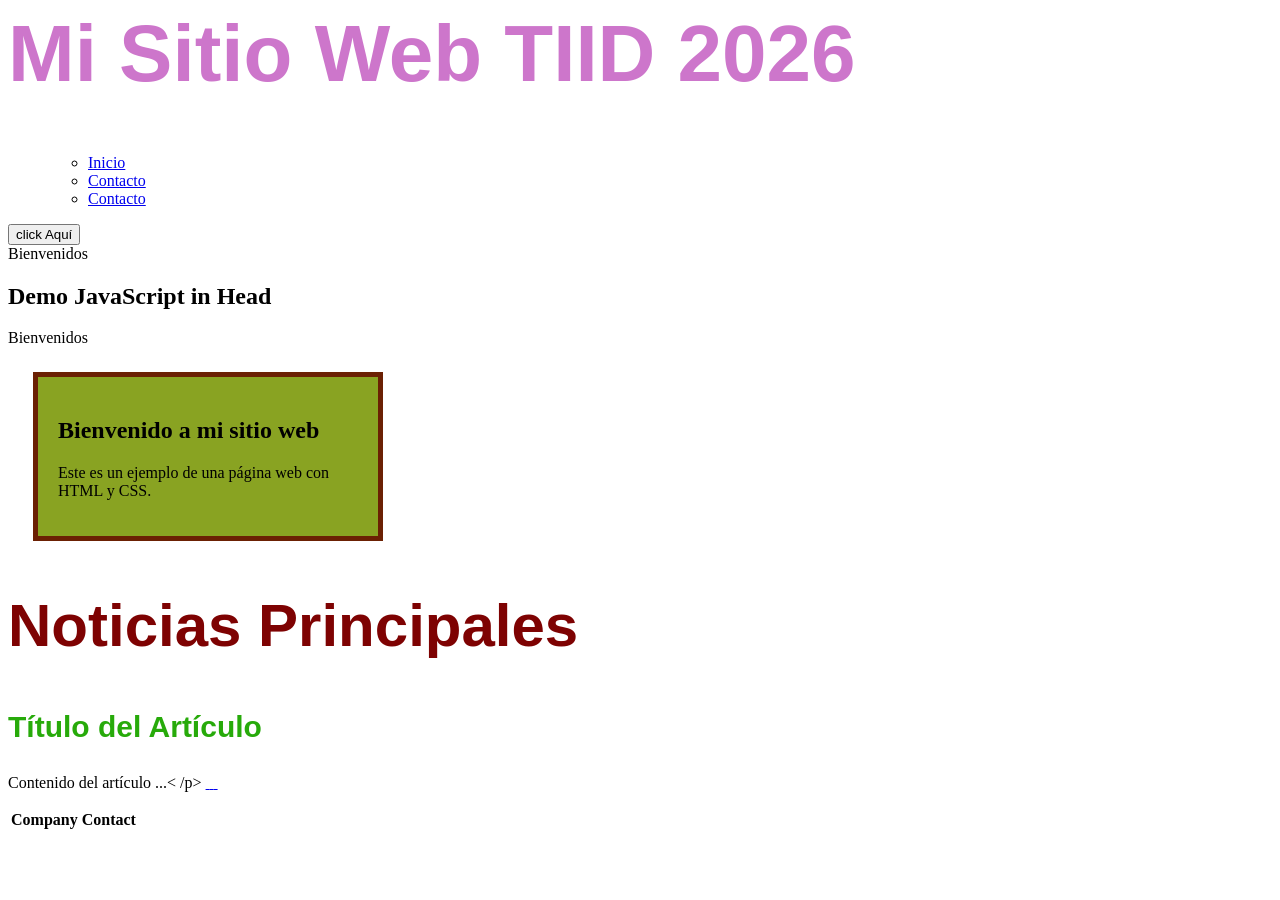
<file: practica-01-entorno/index.html>
<IDOCTYPE html>
<html lang="es">
<head>
    <meta charset="UTF-8">
    <meta name="viewport" content="width=device-width, initial-scale=1.0">
    <title>TIID_04_01</title>
    <link rel="stylesheet" href="style.css">
    <script src="script.js"></script>
</head>
<body >
    <header>    
        <h1>Mi Sitio Web TIID 2026 </h1>
        <nav>
        <ul>
            <nav>
                <ul>
                    <li><a href="https://www.upp.edu.mx/">Inicio
                    <li><a href="#contacto">Contacto</a></li>
                    <li><a href="#registro">Contacto</a></li>
                </ul>
            </nav>
    </header>
    <main>
        <button type="button" onclick="msj()">click Aquí</button>
        <div id="saludo">Bienvenidos</div>
        <div>
            <h2>Demo JavaScript in Head</h2>
            <p id="saludo">Bienvenidos</p>
        </div>
        <div class="box">
            <h2>Bienvenido a mi sitio web</h2>
            <p>Este es un ejemplo de una página web con HTML y CSS.</p>
        </div>
        <table>
    <tr>        
        <th>Company</th>
        <th>Contact</th>
        <section>
            <h2 class="noticias">Noticias Principales</h2>
            <article>
                <h3 id="titulo1">Título del Artículo</h3>
                <p>Contenido del artículo ...< /p>
        <img><a href="/imagen/imagen.png"></img>
        <img><a href="https://web.dev/static/html/image/hero-html_480.pngh
            </article>
        </section>
        <section>
            <h2>Noticias Principales</h2>
            <article>
                <h3>Título del Artículo</h3>
                <p>Contenido del artículo ...< /p>
        <img><a href="/imagen/imagen.png"></img>
        <img><a href="https://web.dev/static/html/image/hero-html_48
            </article>
        </section>

        <aside>
            <h3>Enlaces de interés</h3>
        <artigle>
                <h3>PROMOCIONES</h3>
                <p>Contenido del artículo ...< /p>
        <img><a href="/imagen/imagen.png"></img>
        <img><a href="https://web.dev/static/html/image/hero-html_48
            </article>
        </aside>
    </main>

<footer>
    <p>&copy; 2026 Todos los derechos reservados .< /p>
</footer>
</file>
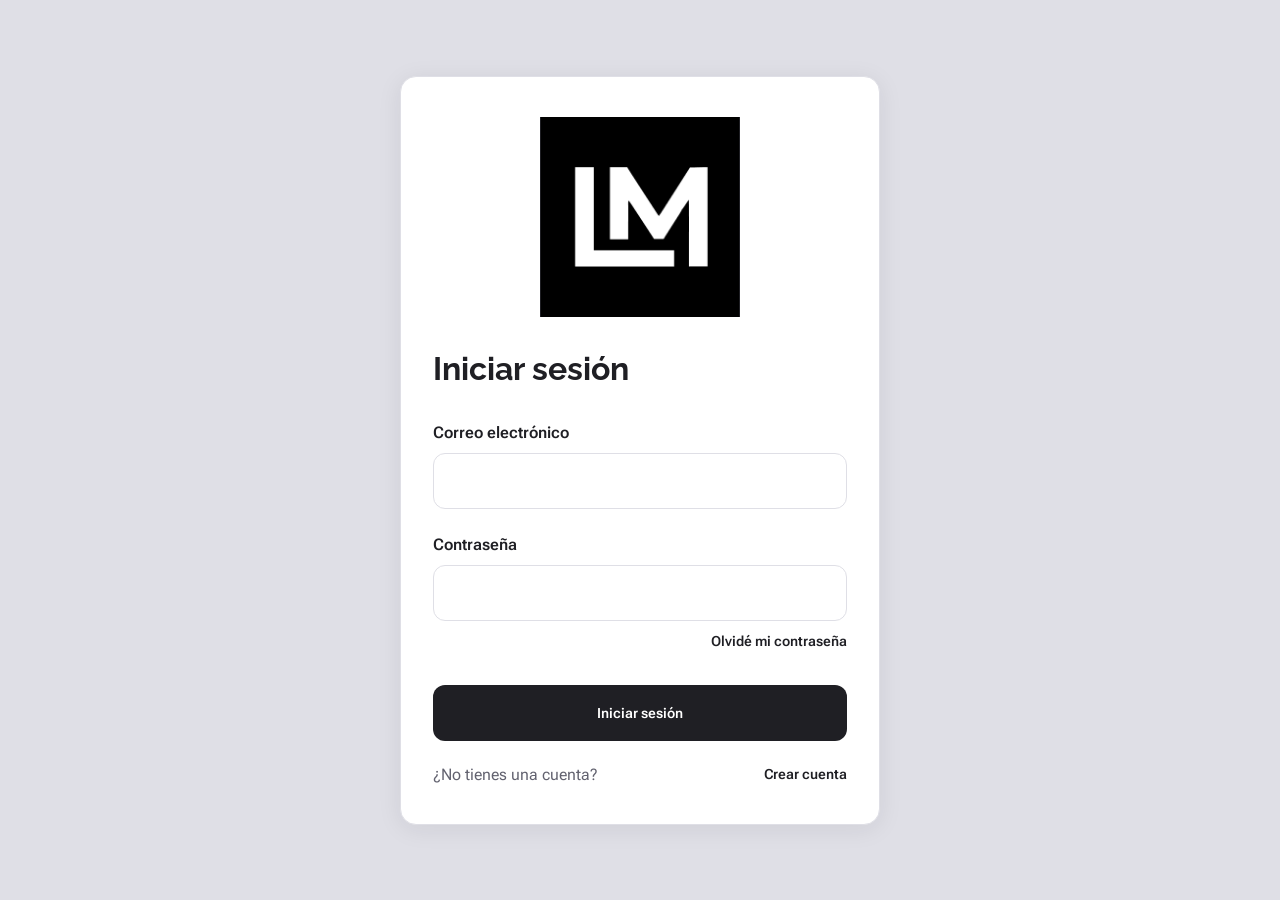
<file: practica-02-RF/index.html>
<!DOCTYPE html>
<html lang="es">
<head>
    <meta charset="UTF-8">
    <meta http-equiv="X-UA-Compatible" content="IE=edge">
    <meta name="viewport" content="width=device-width, initial-scale=1.0">
    <title>Iniciar sesión</title>
    <link rel="preconnect" href="https://fonts.googleapis.com">
    <link rel="preconnect" href="https://fonts.gstatic.com" crossorigin>
    <link href="https://fonts.googleapis.com/css2?family=Raleway:wght@500;700&family=Roboto+Flex:wght@400;500;600&display=swap" rel="stylesheet">
    <link rel="stylesheet" href="style.css">
</head>
<body>
    <div class="formulario">
        <img class="logo" src="logo.png" alt="Logo">
        <h1>Iniciar sesión</h1>
        <p class="subtitulo"> </p>
        <form method="post">
            <div class="username">
                <label for="usuario">Correo electrónico</label>
                <input type="email" id="usuario" required>
            </div>
            <div class="password">
                <label for="clave">Contraseña</label>
                <input type="password" id="clave" required>
            </div>
            <div class="recordar">
                <a href="#">Olvidé mi contraseña</a>
            </div>
            <input type="submit" value="Iniciar sesión">
            <div class="registrarse">
                <span>¿No tienes una cuenta?</span>
                <a href="#">Crear cuenta</a>
            </div>
        </form>
    </div>
</body>
</html>
</file>
<file: practica-01-entorno/style.css>
.box{
width: 300px;
padding: 20px;
border: 5px solid rgb(107, 32,3);
margin: 25px;
background-color:rgb(137,163,34);
}

h1{
color:rgb(205, 118, 203);
font-size: 80px;
font-family: MONTSERRAT, sans-serif;
}

.noticias{
color: rgb(126,2,2);
font-size: 60px;
font-family: MONTSERRAT, sans-serif;
}
#titulo1{
color:rgb(39,170,10);
font-size: 30px;
font-family: MONTSERRAT, sans-serif;
}
</file>
<file: practica-02-RF/style.css>
body {
    margin: 0;
    padding: 24px 0;
    min-height: 100vh;
    box-sizing: border-box;
    display: flex;
    align-items: center;
    justify-content: center;
    font-family: 'Roboto Flex', sans-serif;
    font-size: 16px;
    background: #DFDFE6;
    color: #1F1F24;
}

.formulario {
    width: 480px;
    max-width: 92%;
    padding: 40px 32px 40px 32px;
    box-sizing: border-box;
    background: #FFFFFF;
    border: 1px solid #DFDFE6;
    border-radius: 16px;
    box-shadow: 0 4px 24px rgba(31, 31, 36, 0.08);
}

.formulario .logo {
    display: block;
    width: 200px;
    height: 200px;
    margin: 0 auto 32px auto;
    object-fit: contain;
    background: #1F1F24;
}

.formulario h1 {
    margin: 0;
    font-family: 'Raleway', sans-serif;
    font-size: 32px;
    font-weight: 700;
    line-height: 40px;
    color: #1F1F24;
}

.formulario .subtitulo {
    margin: 8px 0 32px 0;
    font-family: 'Raleway', sans-serif;
    font-size: 22px;
    font-weight: 500;
    line-height: 28px;
    color: #62626F;
}

.formulario form {
    padding: 0;
}

.username label,.password label {
    display: block;
    margin-bottom: 8px;
    font-size: 16px;
    font-weight: 600;
    line-height: 24px;
    color: #1F1F24;
}

.username {
    margin-bottom: 24px;
}

.password {
    margin-bottom: 8px;
}

.username input,.password input {
    width: 100%;
    height: 56px;
    box-sizing: border-box;
    padding: 0 16px;
    font-family: 'Roboto Flex', sans-serif;
    font-size: 16px;
    color: #1F1F24;
    background: #FFFFFF;
    border: 1px solid #DFDFE6;
    border-radius: 12px;
    outline: none;
    transition: .3s;
}

.username input:focus,.password input:focus {
    border-color: #0F766E;
    box-shadow: 0 0 0 3px rgba(15, 118, 110, 0.15);
}

.recordar {
    display: flex;
    justify-content: flex-end;
    align-items: center;
    min-height: 24px;
    margin-bottom: 32px;
}

.recordar a {
    font-size: 14px;
}

input[type="submit"] {
    width: 100%;
    height: 56px;
    font-family: 'Roboto Flex', sans-serif;
    font-size: 14px;
    font-weight: 600;
    color: #FFFFFF;
    background: #1F1F24;
    border: none;
    border-radius: 12px;
    cursor: pointer;
    transition: .3s;
}

input[type="submit"]:hover {
    background: #44444D;
}

.registrarse {
    display: flex;
    justify-content: space-between;
    align-items: center;
    margin-top: 24px;
    font-size: 16px;
    color: #62626F;
}

.registrarse a {
    font-size: 14px;
}

.formulario a {
    color: #1F1F24;
    font-weight: 600;
    text-decoration: none;
    transition: .3s;
}

.formulario a:hover {
    color: #0F766E;
}
</file>
